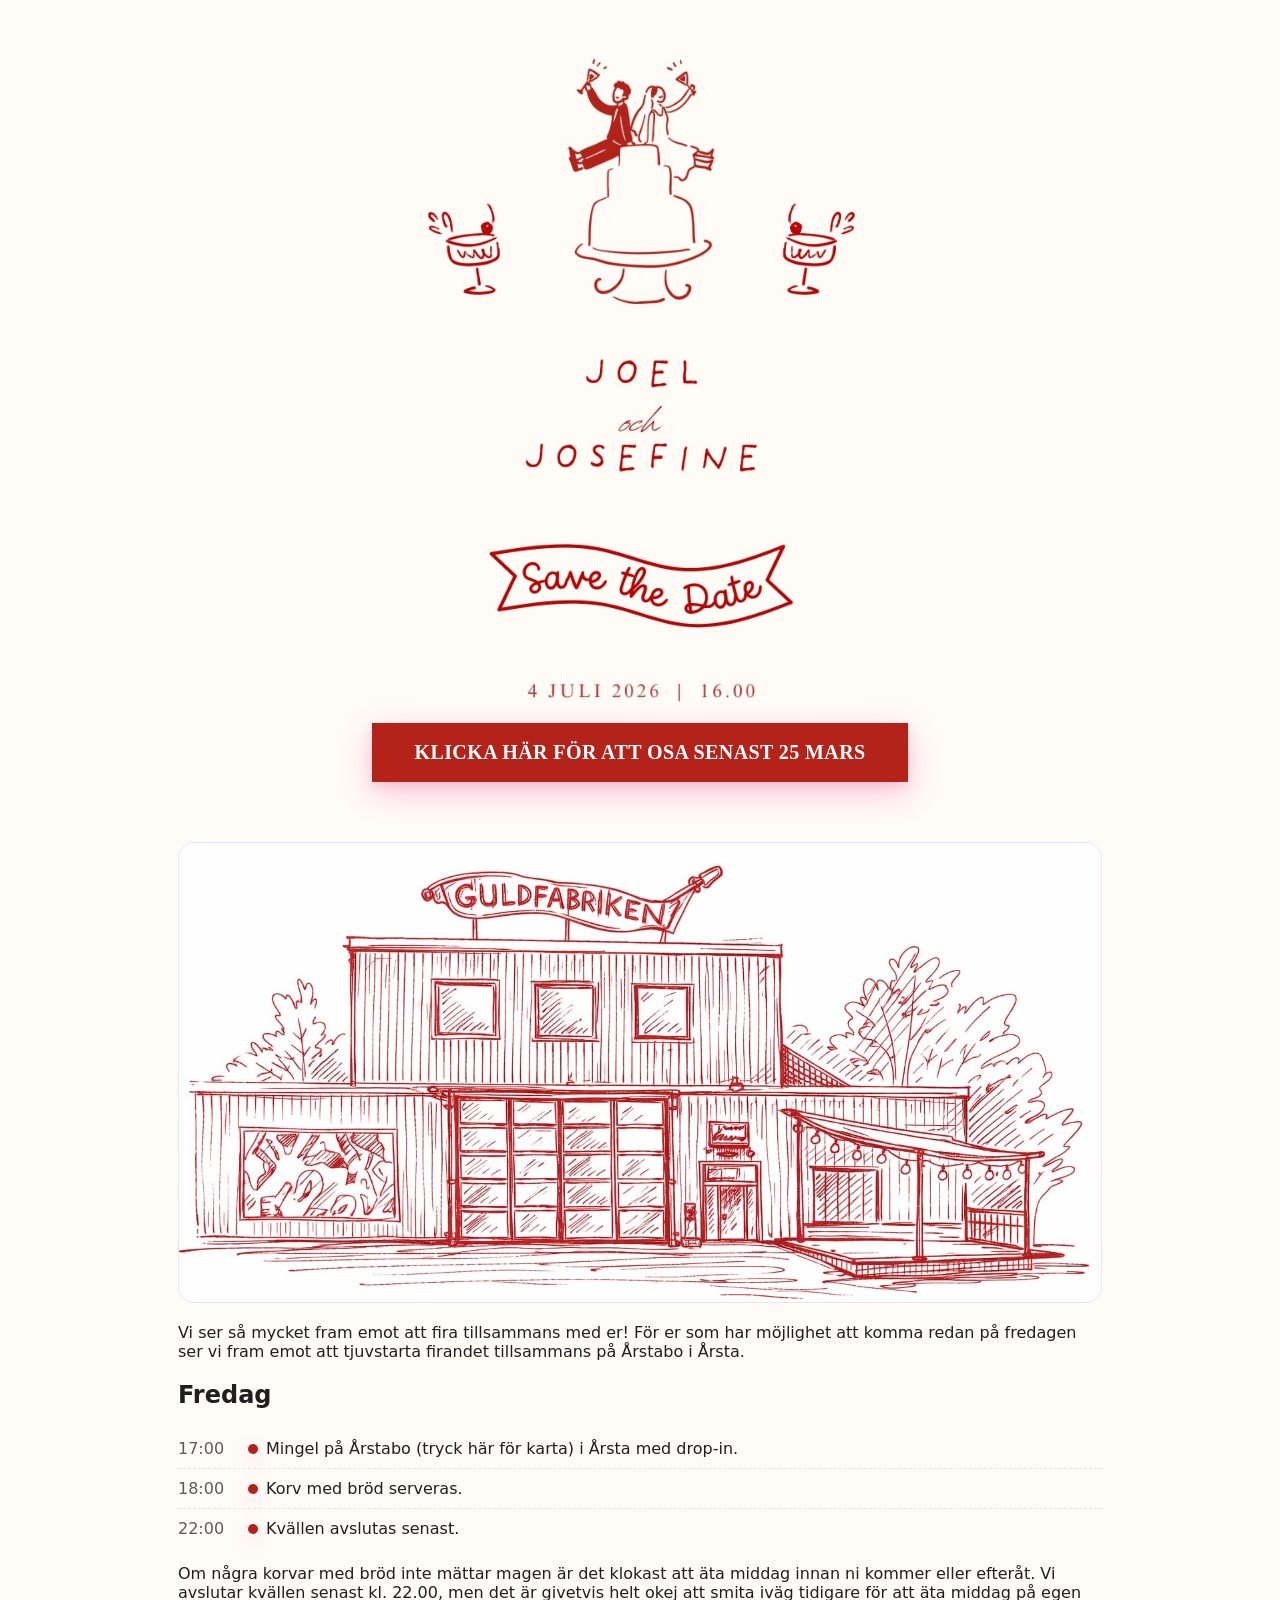
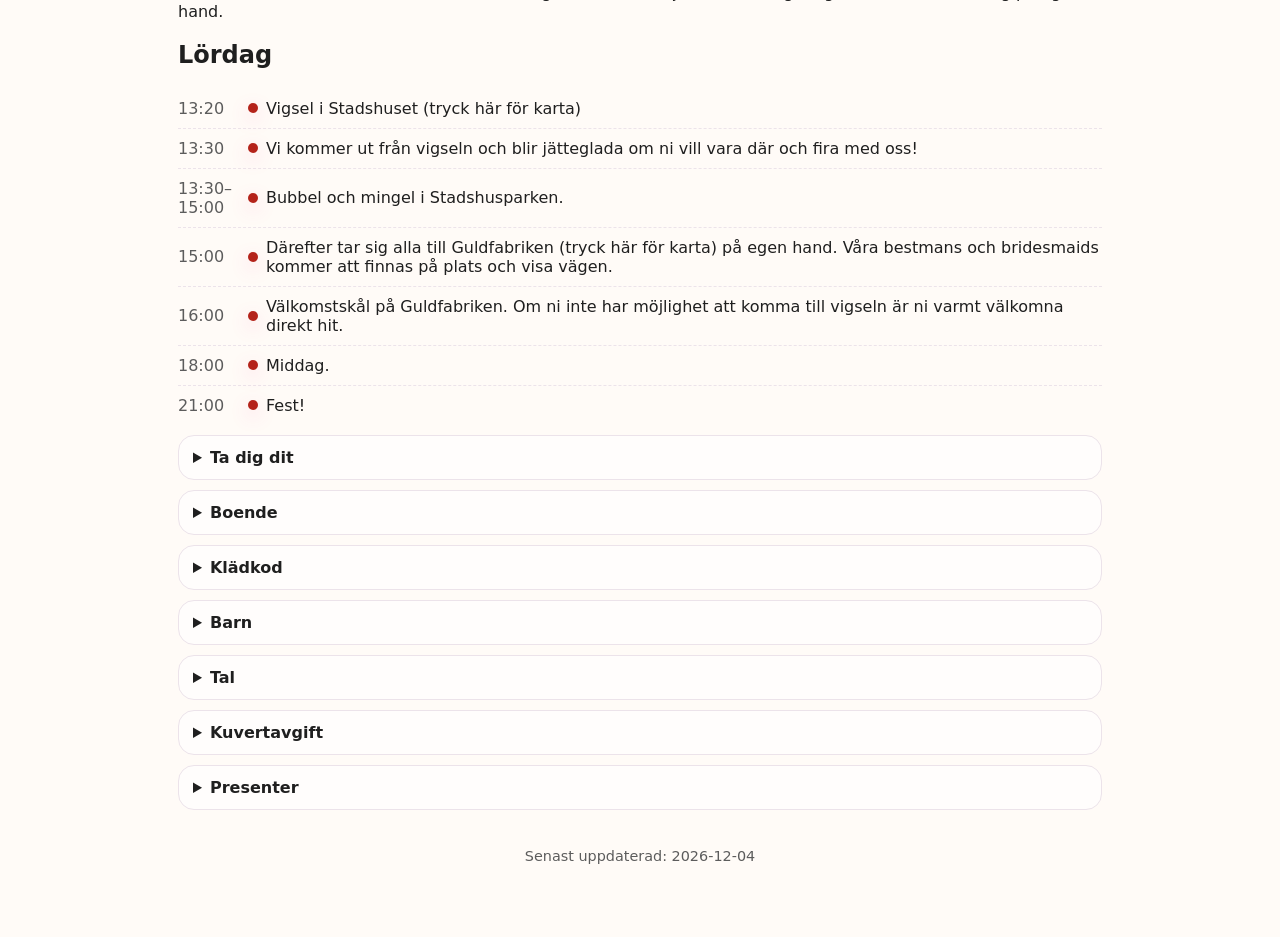
<file: index.html>
<!doctype html>
<html lang="sv">
<head>
  <meta charset="utf-8" />
  <meta name="viewport" content="width=device-width, initial-scale=1" />
  <title>Joel & Josefine</title>
  <meta name="description" content="Bröllopshemsida för Joel & Josefine" />
  <link rel="stylesheet" href="./styles.css?v=1" />
</head>
<body>

  <main class="container">

    <div class="center-image">
      <img src="assets/savethedate.jpeg" alt="Joel & Josefine">
    </div>

    <div class="cta-row">
      <a
        class="btn primary"
        href="https://docs.google.com/forms/d/e/1FAIpQLSfTDEdN0o9dgWJ-GKYaxYtKRsd7kTZLzWm9V7zandOuiD_HTQ/viewform?usp=dialog"
        target="_blank"
        rel="noopener noreferrer">
        KLICKA HÄR FÖR ATT OSA SENAST 25 MARS
      </a>
    </div>

    <div class="image-wrap" style="margin-top:60px;">
      <img src="assets/guldfabriken.jpeg" alt="Guldfabriken i Årsta" />
    </div>

    <section id="details" class="card">
      <p>
        Vi ser så mycket fram emot att fira tillsammans med er!
        För er som har möjlighet att komma redan på fredagen ser vi fram emot
        att tjuvstarta firandet tillsammans på Årstabo i Årsta.
      </p>
    </section>

    <section id="schedule" class="card">

      <h2>Fredag</h2>

      <ul class="timeline">
 <li>
  <span class="time">17:00</span>
  <span class="dot"></span>
  <span class="item">
   Mingel på Årstabo
<a href="https://maps.app.goo.gl/WqUMzWkim1WtfB4r7" target="_blank">
  (tryck här för karta)
</a>
    i Årsta med drop-in.
  </span>
</li>

        <li>
          <span class="time">18:00</span>
          <span class="dot"></span>
          <span class="item">Korv med bröd serveras.</span>
        </li>

        <li>
          <span class="time">22:00</span>
          <span class="dot"></span>
          <span class="item">Kvällen avslutas senast.</span>
        </li>
      </ul>

      <p>
        Om några korvar med bröd inte mättar magen är det klokast att äta
        middag innan ni kommer eller efteråt. Vi avslutar kvällen senast
        kl. 22.00, men det är givetvis helt okej att smita iväg tidigare
        för att äta middag på egen hand.
      </p>

<h2>Lördag</h2>

<ul class="timeline">

  <li>
    <span class="time">13:20</span>
    <span class="dot"></span>
    <span class="item">
     Vigsel i Stadshuset
<a href="https://maps.app.goo.gl/kynHE7STxPR8Dzto8" target="_blank">
  (tryck här för karta)
</a>
    </span>
  </li>

  <li>
    <span class="time">13:30</span>
    <span class="dot"></span>
    <span class="item">
      Vi kommer ut från vigseln och blir jätteglada om ni vill vara där och
      fira med oss!
    </span>
  </li>

  <li>
    <span class="time">13:30–15:00</span>
    <span class="dot"></span>
    <span class="item">
      Bubbel och mingel i Stadshusparken.
    </span>
  </li>

  <li>
    <span class="time">15:00</span>
    <span class="dot"></span>
    <span class="item">
      Därefter tar sig alla till Guldfabriken <a href="https://maps.app.goo.gl/LEAB4Msj2n3Gme1n6" target="_blank">
  (tryck här för karta)
</a> på egen hand. Våra bestmans och
      bridesmaids kommer att finnas på plats och visa vägen.
    </span>
  </li>

  <li>
    <span class="time">16:00</span>
    <span class="dot"></span>
    <span class="item">
      Välkomstskål på Guldfabriken. Om ni inte har möjlighet att komma till
      vigseln är ni varmt välkomna direkt hit.
    </span>
  </li>

  <li>
    <span class="time">18:00</span>
    <span class="dot"></span>
    <span class="item">Middag.</span>
  </li>

  <li>
    <span class="time">21:00</span>
    <span class="dot"></span>
    <span class="item">Fest!</span>
  </li>

</ul>

    </section>

    <section class="card">

      <details>
        <summary>Ta dig dit</summary>
        <p>
          Guldfabriken ligger i Årsta och nås enkelt med kollektivtrafik från
          centrala Stockholm. Från Gullmarsplan tar det cirka 10 minuter med
          buss 144 mot Älvsjö station eller cirka 20 minuter till fots.
        </p>
      </details>

      <details>
        <summary>Boende</summary>

        <p>
          Det är enkelt att ta taxi eller kollektivtrafik till Södermalm,
          där det finns gott om boenden i olika prisklasser.
          Några förslag:
        </p>

        <ul>
          <li>
            <a href="https://www.scandichotels.se/hotell/sverige/stockholm/scandic-malmen" target="_blank">
              Scandic Malmen
            </a>
            – centralt och prisvärt vid Medborgarplatsen.
          </li>

          <li>
            <a href="https://www.hotelrival.com" target="_blank">
              Hotel Rival
            </a>
            – ett elegant boutiquehotell vid Mariatorget.
          </li>

          <li>
            <a href="https://www.nordicchoicehotels.com/hotels/sweden/stockholm/clarion-hotel-stockholm/" target="_blank">
              Clarion Hotel Stockholm
            </a>
            – modernt och bekvämt med bra kommunikationer.
          </li>

          <li>
            <a href="https://www.mosebackehostel.com" target="_blank">
              Mosebacke Hostel
            </a>
            – ett enklare och budgetvänligt alternativ.
          </li>
        </ul>
      </details>

      <details>
        <summary>Klädkod</summary>
        <p>Sommarfin.</p>
      </details>

      <details>
        <summary>Barn</summary>
        <p>Vi önskar en barnfri tillställning. Tack för er förståelse!</p>
      </details>

      <details>
        <summary>Tal</summary>
        <p>
          Vill du hålla tal? Kontakta Christian
          (sjostrand.ch@gmail.com) eller Andrea
          (calais.andrea@gmail.com).
        </p>
      </details>

      <details>
        <summary>Kuvertavgift</summary>
        <p>
          Vi ber om ett bidrag till middagen om 500 kr per person.
          Inbetalning sker senast den 25 maj via swish till
          <strong>0735019064</strong>. Kom ihåg att märka betalningen med namn.
        </p>
      </details>

      <details>
        <summary>Presenter</summary>
        <p>Att ni deltar är nog med present för oss ❤</p>
      </details>

    </section>

    <footer class="footer">
      <p class="tiny">
        Senast uppdaterad:
        <span id="updated"></span>
      </p>
    </footer>

  </main>

  <script>
    document.getElementById("updated").textContent =
      new Date().toLocaleDateString("sv-SE");
  </script>

</body>
</html>
</file>
<file: styles.css>
:root{
  --bg:#fff7fb;
  --card:#ffffff;
  --ink:#1f1f1f;
  --muted:#5c5c5c;
  --line:#ece3ea;
  --accent:#b4231a;
  --accent2:#b4231a;
  --shadow: 0 12px 40px rgba(0,0,0,.08);
  --radius: 22px;
}

*{box-sizing:border-box}
html,body{margin:0;padding:0;height:100%}

body{
  min-height:100vh;
  font-family: ui-sans-serif, system-ui, -apple-system, Segoe UI, Roboto, Helvetica, Arial, "Apple Color Emoji","Segoe UI Emoji";
  color:var(--ink);

  background: #fffbf7;
}

a{color:inherit;text-decoration:none}
.container{max-width:980px;margin:0 auto;padding:28px}

.nav{
  display:flex;align-items:center;justify-content:space-between;
  max-width:980px;margin:0 auto;padding:14px 10px;
}
.brand{
  font-weight:800;letter-spacing:.08em;
  padding:10px 14px;border:1px solid var(--line);border-radius:999px;
  background:rgba(255,255,255,.6);backdrop-filter: blur(8px);
}
.links a{
  padding:10px 12px;border-radius:999px;color:var(--muted);
}
.links a:hover{background:rgba(255,255,255,.65);color:var(--ink)}

.kicker{color:var(--muted);margin:18px 0 10px}
h1{
  color: bd0200;
  margin:0;
  font-size: clamp(42px, 6vw, 72px);
  letter-spacing:-.02em;
}
.sub{display:flex;gap:10px;justify-content:center;flex-wrap:wrap;margin:14px 0 0}
.pill{
  border:1px solid var(--line);
  background:rgba(255,255,255,.7);
  border-radius:999px;padding:8px 12px;
  color:var(--muted);
}

.center-image {
  display: flex;
  justify-content: center;
  margin: 20px 0 20px;
}

.center-image img {
  width: 450px;   /* adjust size here */
  height: auto;
}

.cta-row{
  display:flex;
  justify-content:center;
}

.btn{
  font-family: "Times New Roman", Times, serif;
  display:inline-block;
  padding:18px 42px;              /* MUCH bigger */
  font-size:20px;                 /* larger text */
  font-weight:700;
  letter-spacing:.02em;
  transition: all .25s ease;
  cursor:pointer;
}

.btn.primary{
  background:linear-gradient(135deg, var(--accent), var(--accent2));
  color:white;
  border:none;
  box-shadow: 
    0 10px 30px rgba(255,79,163,.35),
    0 4px 10px rgba(0,0,0,.08);
}

/* STRONG hover */
.btn.primary:hover{
  transform: translateY(-4px) scale(1.03);
  box-shadow:
    0 18px 50px rgba(255,79,163,.45),
    0 8px 18px rgba(0,0,0,.15);
}

/* HERO IMAGE: styrs av HÖJD (inte bredd) */
.hero-image{
  max-width:980px;
  margin:14px auto 0;
  padding:0 10px 18px;
  display:flex;
  justify-content:center;
}
.hero-image img{
  height:260px;      /* ändra här om du vill */
  width:auto;
  max-width:100%;
  object-fit:cover;

  border-radius: var(--radius);
  box-shadow: var(--shadow);
  border:1px solid rgba(255,255,255,.6);
  background:#f2f2f2;
  display:block;
}

.card{
    background: #fffbf7;
}

@media (max-width: 760px){
  .grid-2{grid-template-columns: 1fr}
  .links{display:none}
  .hero-image img{height:220px;} /* mindre på mobil */
}

.image-wrap img{
  width:100%;height:100%;object-fit:cover;border-radius:16px;
  border:1px solid var(--line);background:#f2f2f2;
}
.caption{margin:8px 0 0;color:var(--muted);font-size:.9em}

.timeline{list-style:none;padding:0;margin:10px 0 0}
.timeline li{
  display:grid;grid-template-columns: 70px 18px 1fr;
  align-items:center;
  padding:10px 0;
  border-bottom:1px dashed var(--line);
}
.timeline li:last-child{border-bottom:none}
.time{color:var(--muted);font-variant-numeric: tabular-nums}
.dot{
  width:10px;height:10px;border-radius:50%;
  background:linear-gradient(135deg, var(--accent), var(--accent2));
  box-shadow:0 6px 18px rgba(255,79,163,.25);
}

.rsvp-box{
  margin-top:10px;
  border:1px solid var(--line);
  background:rgba(255,255,255,.6);
  border-radius:18px;
  padding:16px;
}
.divider{height:1px;background:var(--line);margin:14px 0}
.mono{font-family: ui-monospace, SFMono-Regular, Menlo, Monaco, Consolas, "Liberation Mono", "Courier New", monospace}

details{
  border:1px solid var(--line);
  border-radius:16px;
  padding:12px 14px;
  margin:10px 0;
  background:rgba(255,255,255,.65);
}
summary{cursor:pointer;font-weight:600}
.footer{padding:14px 0 30px;text-align:center;color:var(--muted)}
.tiny{font-size:.9em}
</file>
